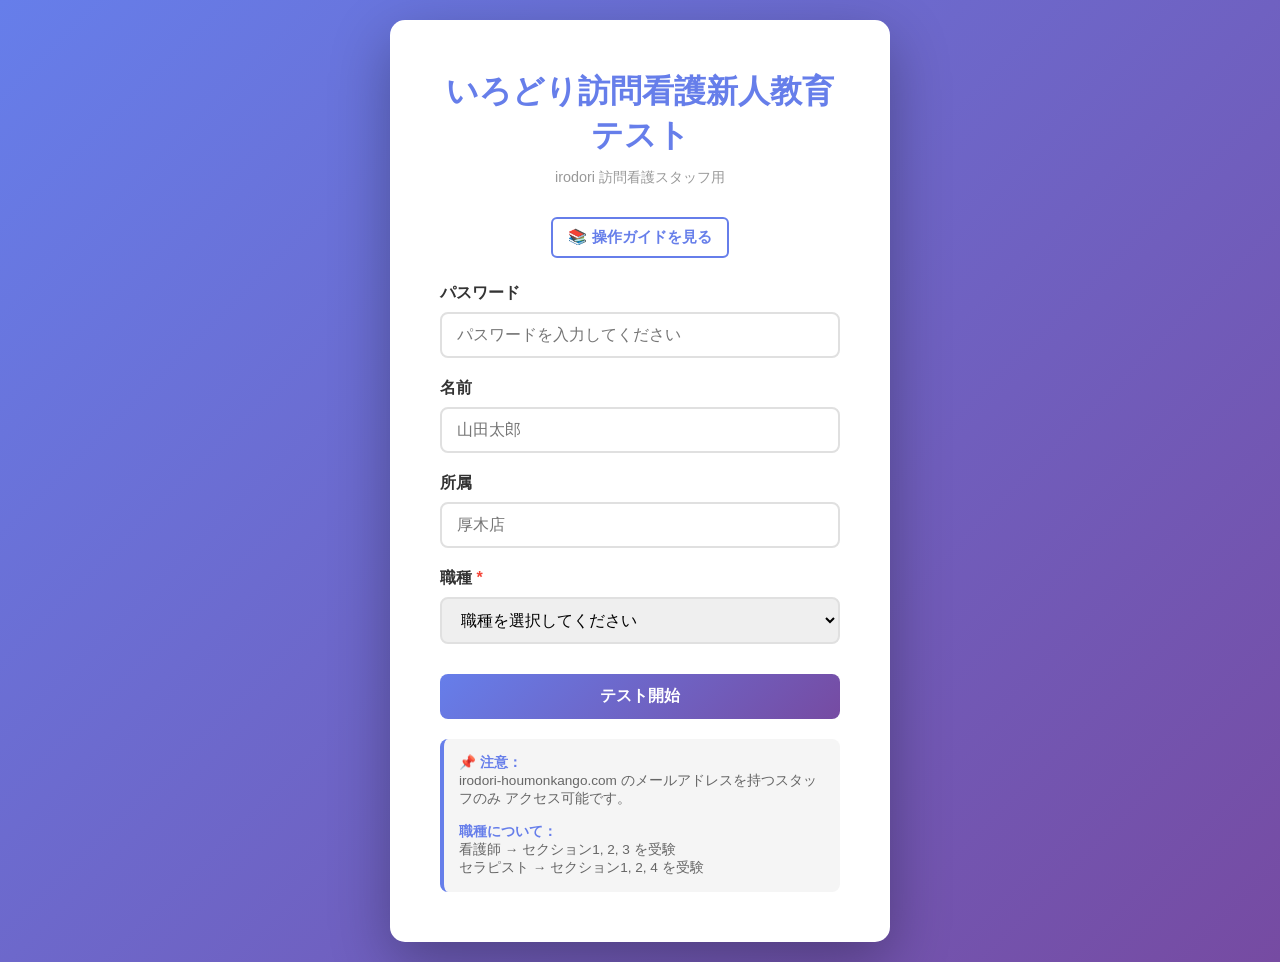
<file: index.html>
<!DOCTYPE html>
<html lang="ja">
<head>
    <meta charset="UTF-8">
    <meta name="viewport" content="width=device-width, initial-scale=1.0">
    <title>いろどり訪問看護新人教育テスト - ログイン</title>
    <style>
        * {
            margin: 0;
            padding: 0;
            box-sizing: border-box;
        }

        body {
            font-family: 'Segoe UI', Tahoma, Geneva, Verdana, sans-serif;
            background: linear-gradient(135deg, #667eea 0%, #764ba2 100%);
            min-height: 100vh;
            display: flex;
            align-items: center;
            justify-content: center;
        }

        .login-container {
            background: white;
            border-radius: 15px;
            padding: 50px;
            box-shadow: 0 20px 60px rgba(0, 0, 0, 0.3);
            max-width: 500px;
            width: 100%;
            margin: 20px;
        }

        .login-container h1 {
            color: #667eea;
            margin-bottom: 10px;
            font-size: 2em;
            text-align: center;
        }

        .login-container p {
            color: #999;
            text-align: center;
            margin-bottom: 30px;
            font-size: 0.9em;
        }

        .form-group {
            margin-bottom: 20px;
        }

        .form-group label {
            display: block;
            margin-bottom: 8px;
            font-weight: 600;
            color: #333;
        }

        .form-group input,
        .form-group select {
            width: 100%;
            padding: 12px 15px;
            border: 2px solid #e0e0e0;
            border-radius: 8px;
            font-size: 1em;
            transition: border-color 0.3s;
        }

        .form-group input:focus,
        .form-group select:focus {
            outline: none;
            border-color: #667eea;
        }

        .btn {
            width: 100%;
            padding: 12px;
            background: linear-gradient(135deg, #667eea 0%, #764ba2 100%);
            color: white;
            border: none;
            border-radius: 8px;
            font-size: 1em;
            font-weight: 600;
            cursor: pointer;
            transition: all 0.3s;
            margin-top: 10px;
        }

        .btn:hover {
            transform: translateY(-2px);
            box-shadow: 0 10px 20px rgba(102, 126, 234, 0.4);
        }

        .btn:disabled {
            background: #ccc;
            cursor: not-allowed;
            transform: none;
        }

        .info-box {
            background: #f5f5f5;
            padding: 15px;
            border-radius: 8px;
            border-left: 4px solid #667eea;
            margin-top: 20px;
            font-size: 0.85em;
            color: #666;
        }

        .info-box strong {
            color: #667eea;
        }

        .error-message {
            color: #f44336;
            margin-top: 10px;
            padding: 10px;
            background: #ffebee;
            border-radius: 5px;
            display: none;
            font-size: 0.9em;
        }

        .success-message {
            color: #4caf50;
            margin-top: 10px;
            padding: 10px;
            background: #e8f5e9;
            border-radius: 5px;
            display: none;
            font-size: 0.9em;
        }

        @media (max-width: 600px) {
            .login-container {
                padding: 30px 20px;
            }

            .login-container h1 {
                font-size: 1.5em;
            }
        }
    </style>
</head>
<body>
    <div class="login-container">
        <h1>いろどり訪問看護新人教育テスト</h1>
        <p>irodori 訪問看護スタッフ用</p>
<div style="text-align: center; margin-bottom: 25px;">
            <a href="./guide.html" target="_blank" 
               style="color: #667eea; text-decoration: none; font-weight: bold; font-size: 0.95em; display: inline-block; padding: 8px 15px; border: 2px solid #667eea; border-radius: 6px; transition: all 0.3s;">
                📚 操作ガイドを見る
            </a>
        </div>
        <form id="loginForm">
            <div class="form-group">
                <label for="password">パスワード</label>
                <input 
                    type="password" 
                    id="password" 
                    name="password" 
                    placeholder="パスワードを入力してください"
                    required
                >
            </div>

            <div class="form-group">
                <label for="username">名前</label>
                <input 
                    type="text" 
                    id="username" 
                    name="username" 
                    placeholder="山田太郎"
                    required
                >
            </div>

            <div class="form-group">
                <label for="facility">所属</label>
                <input 
                    type="text" 
                    id="facility" 
                    name="facility" 
                    placeholder="厚木店"
                    required
                >
            </div>

            <div class="form-group">
                <label for="jobType">職種 <span style="color: #f44336;">*</span></label>
                <select id="jobType" name="jobType" required>
                    <option value="">職種を選択してください</option>
                    <option value="nurse">看護師</option>
                    <option value="therapist">セラピスト（リハビリ）</option>
                </select>
            </div>

            <button type="submit" class="btn" id="submitBtn">テスト開始</button>

            <div class="error-message" id="errorMessage"></div>
            <div class="success-message" id="successMessage"></div>
        </form>

        <div class="info-box">
            <strong>📌 注意：</strong><br>
            irodori-houmonkango.com のメールアドレスを持つスタッフのみ アクセス可能です。<br><br>
            <strong>職種について：</strong><br>
            看護師 → セクション1, 2, 3 を受験<br>
            セラピスト → セクション1, 2, 4 を受験
        </div>
    </div>

    <script>
        // ========== パスワード設定 ==========
        const CORRECT_PASSWORD = 'irodori2026';

        // ========== ログイン処理 ==========
        document.getElementById('loginForm').addEventListener('submit', function(e) {
            e.preventDefault();

            const password = document.getElementById('password').value;
            const username = document.getElementById('username').value;
            const facility = document.getElementById('facility').value;
            const jobType = document.getElementById('jobType').value;
            const errorMsg = document.getElementById('errorMessage');
            const successMsg = document.getElementById('successMessage');
            const submitBtn = document.getElementById('submitBtn');

            // エラーメッセージをクリア
            errorMsg.style.display = 'none';
            successMsg.style.display = 'none';

            // パスワードを確認
            if (password === CORRECT_PASSWORD) {
                // 成功：ローカルストレージにログイン情報を保存
                const loginInfo = {
                    authToken: 'authenticated',
                    loginTime: new Date().toLocaleString('ja-JP'),
                    username: username,
                    facility: facility,
                    jobType: jobType,
                    userId: generateUserId()
                };
                
                localStorage.setItem('testAuthToken', loginInfo.authToken);
                localStorage.setItem('loginTime', loginInfo.loginTime);
                localStorage.setItem('currentUser', JSON.stringify(loginInfo));

                // 成功メッセージを表示
                successMsg.textContent = '✅ ログイン成功！テストサイトに移動します...';
                successMsg.style.display = 'block';

                // 1秒後にテストサイトにリダイレクト
                submitBtn.disabled = true;
                setTimeout(function() {
                    window.location.href = './test.html';
                }, 1000);

            } else {
                // 失敗：エラーメッセージを表示
                errorMsg.textContent = '❌ パスワードが正しくありません。もう一度確認してください。';
                errorMsg.style.display = 'block';

                // パスワード入力欄をクリア
                document.getElementById('password').value = '';
            }
        });

        // ========== ユーザー ID を生成 ==========
        function generateUserId() {
            return 'user_' + new Date().getTime() + '_' + Math.random().toString(36).substr(2, 9);
        }

        // ========== ページロード時の確認 ==========
        window.addEventListener('load', function() {
            // 既にログインしている場合は、テストサイトにリダイレクト
            if (localStorage.getItem('testAuthToken') === 'authenticated') {
                // ログイン状態を確認（セッションタイムアウト設定）
                const loginTime = new Date(localStorage.getItem('loginTime'));
                const currentTime = new Date();
                const diffMinutes = (currentTime - loginTime) / (1000 * 60);

                // 24時間以上経過していればログインセッションをクリア
                if (diffMinutes > 24 * 60) {
                    localStorage.removeItem('testAuthToken');
                    localStorage.removeItem('loginTime');
                    localStorage.removeItem('currentUser');
                } else {
                    // ログイン状態が有効なので、テストサイトにリダイレクト
                    window.location.href = './test.html';
                }
            }
        });
    </script>
</body>
</html>
</file>
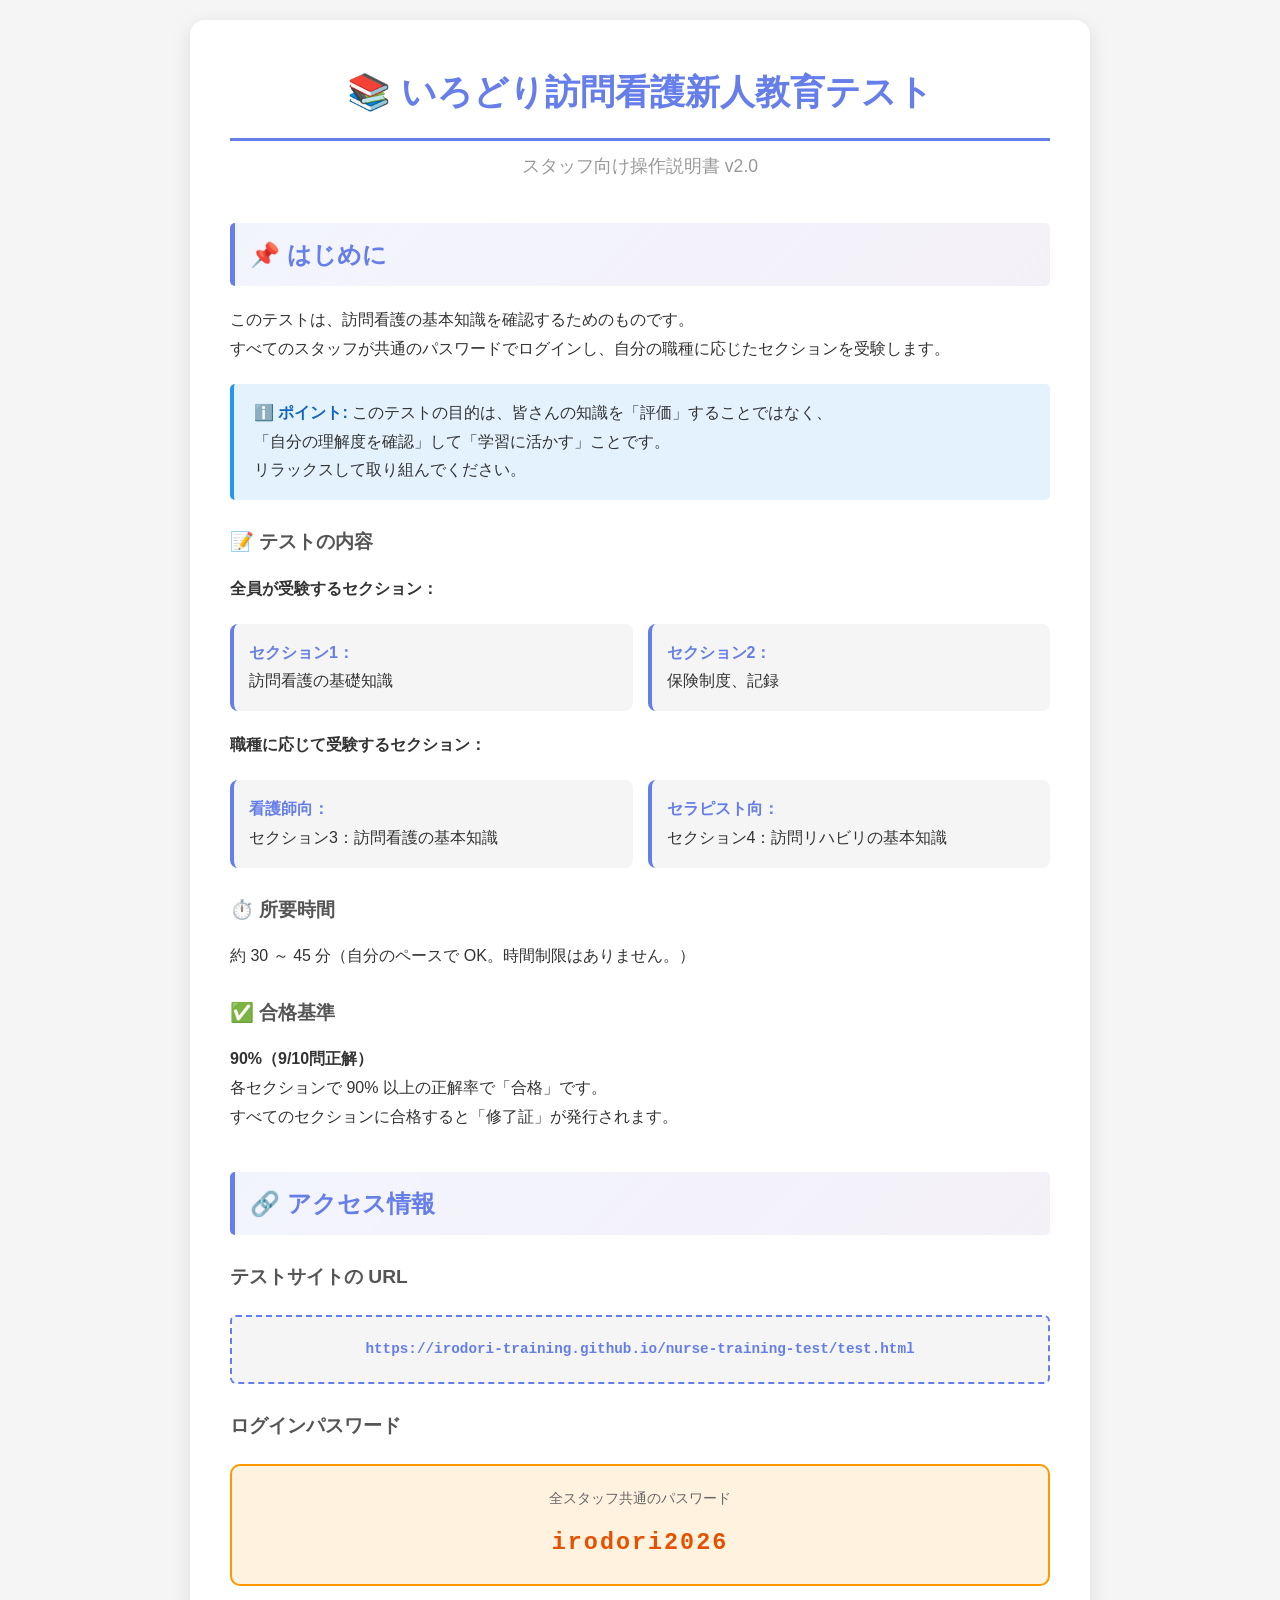
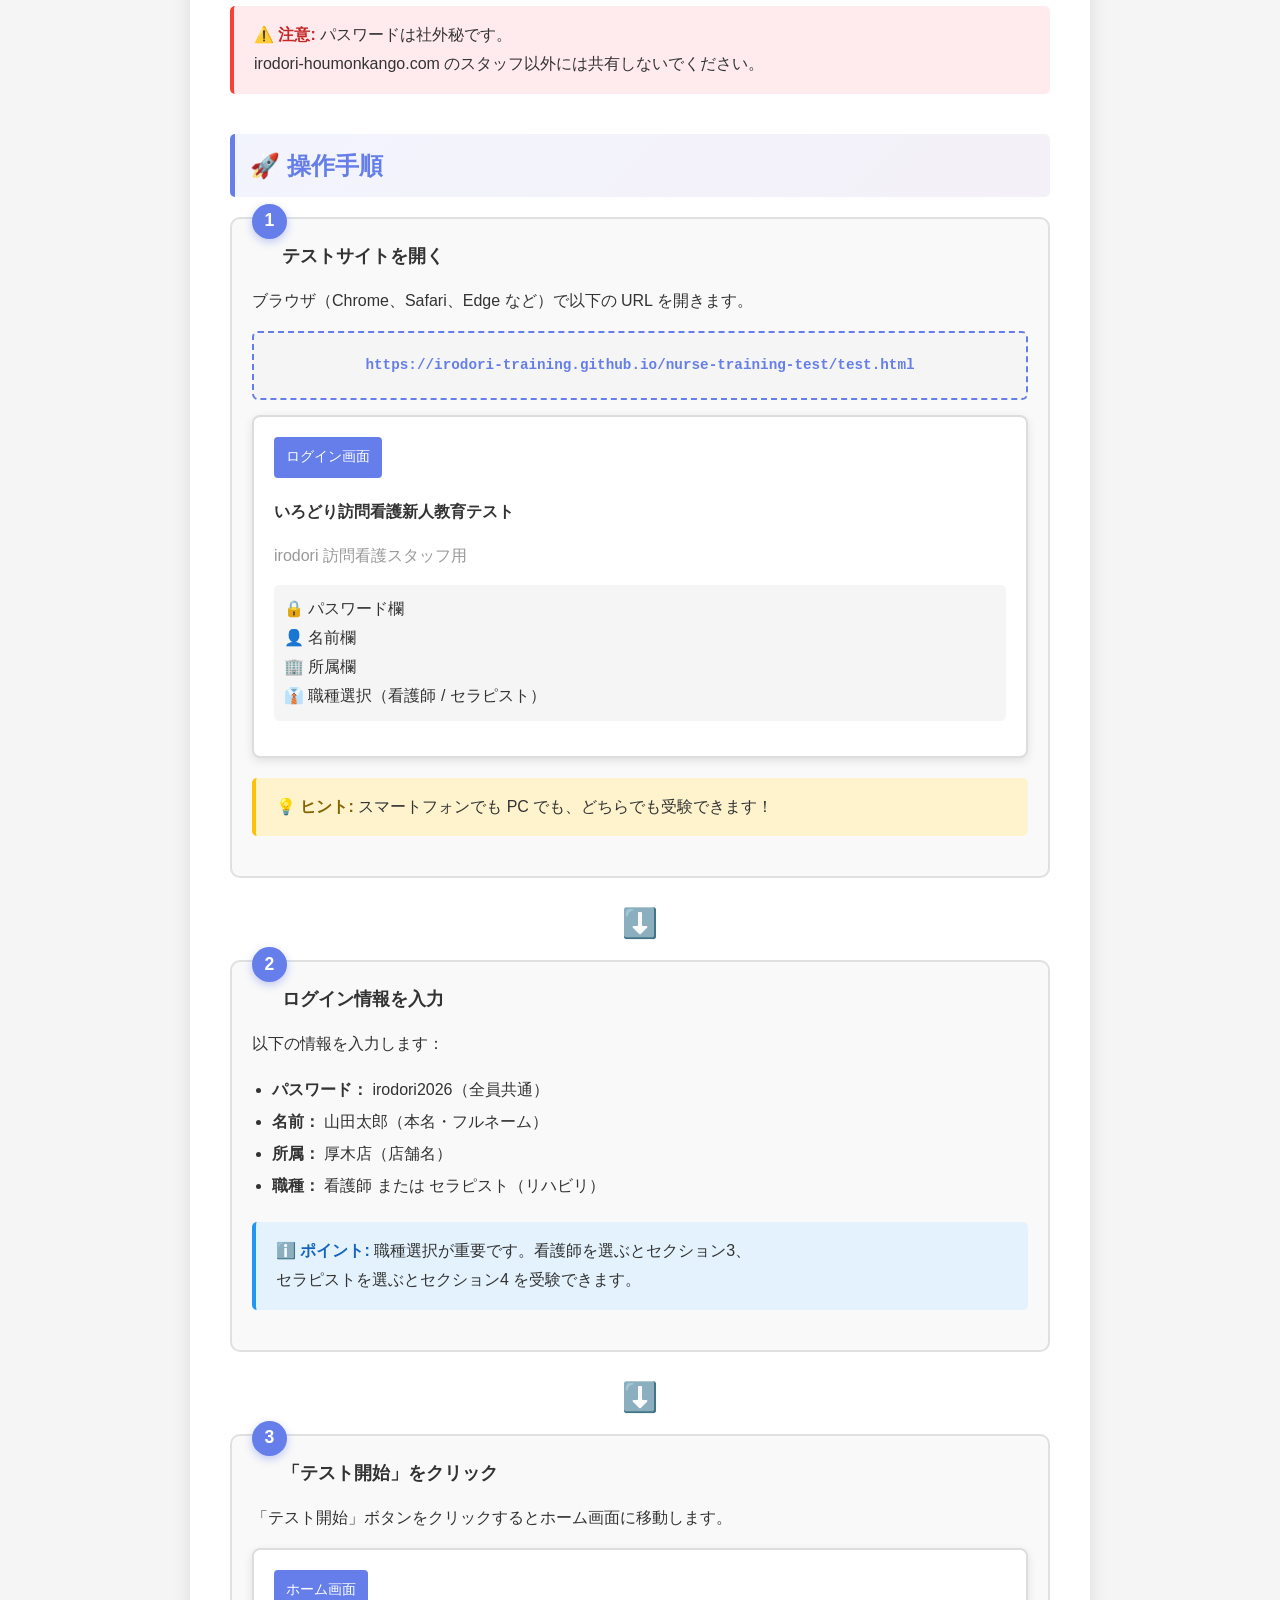
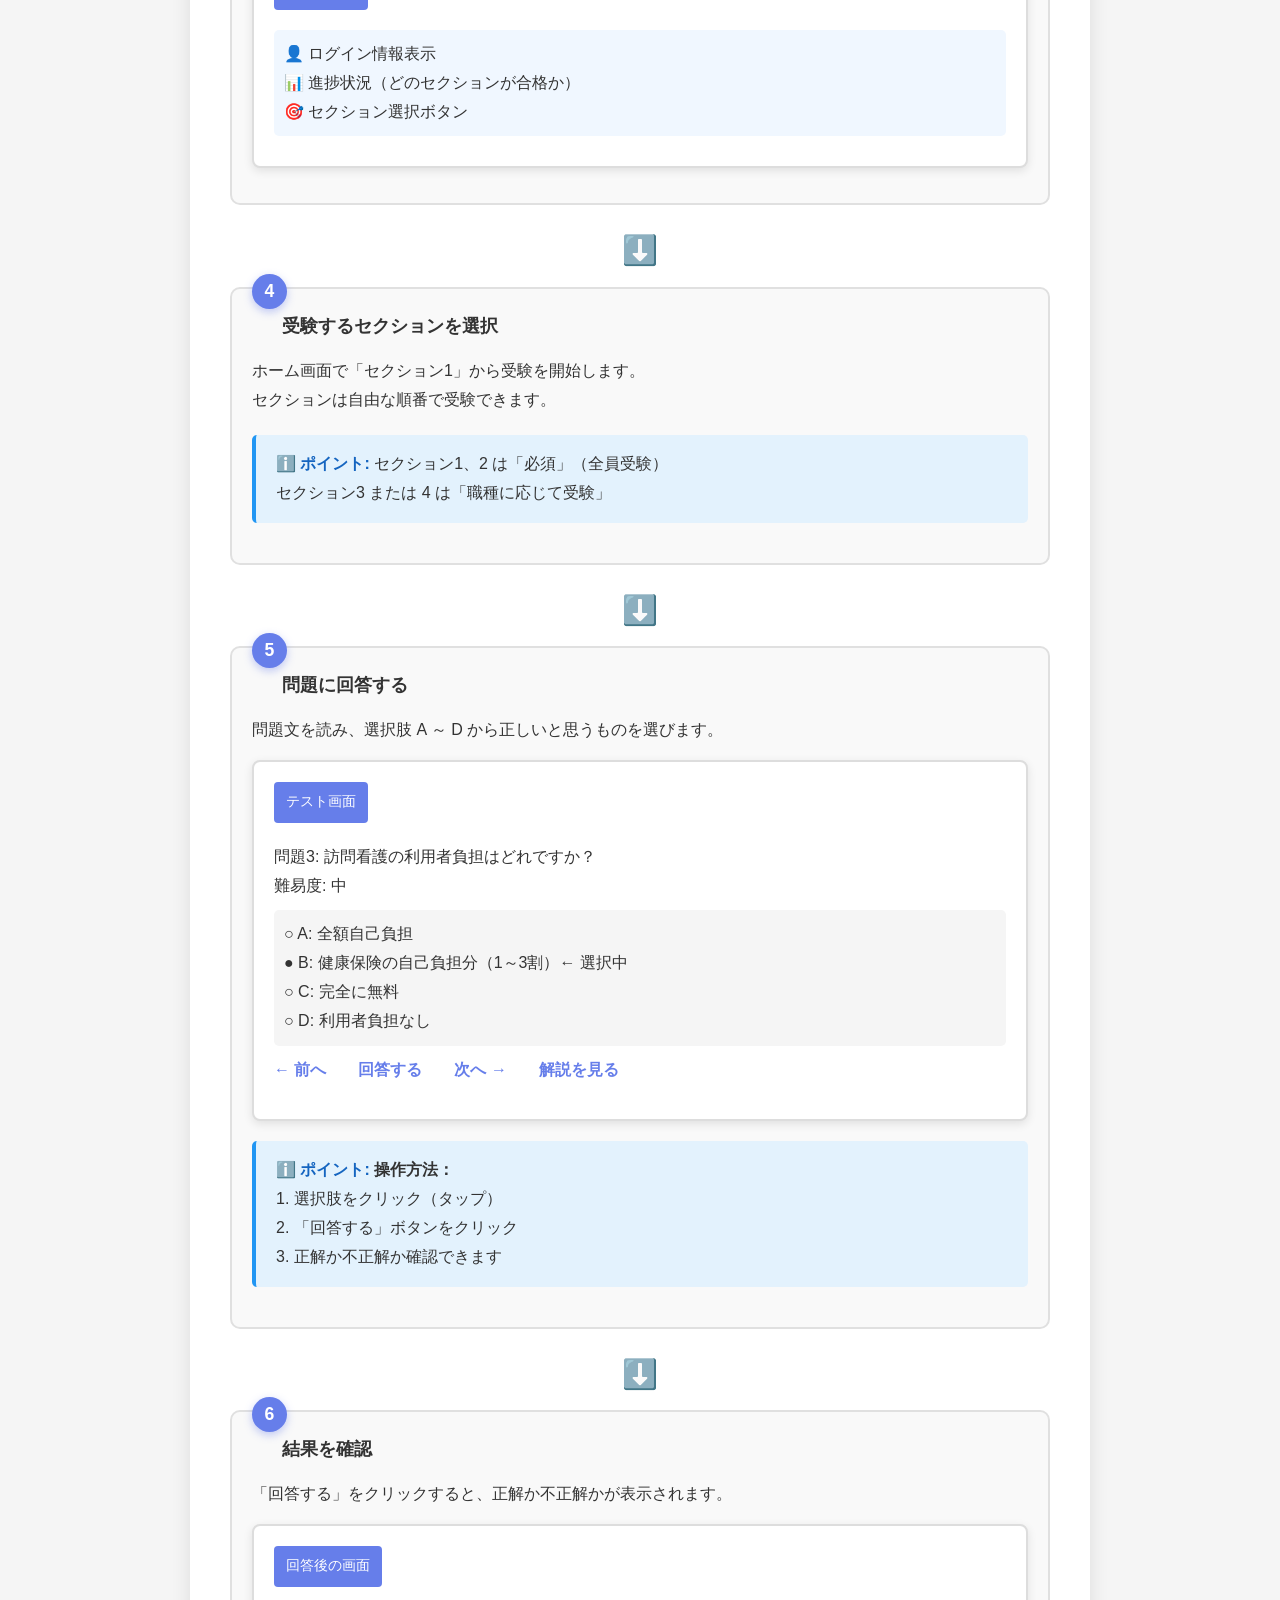
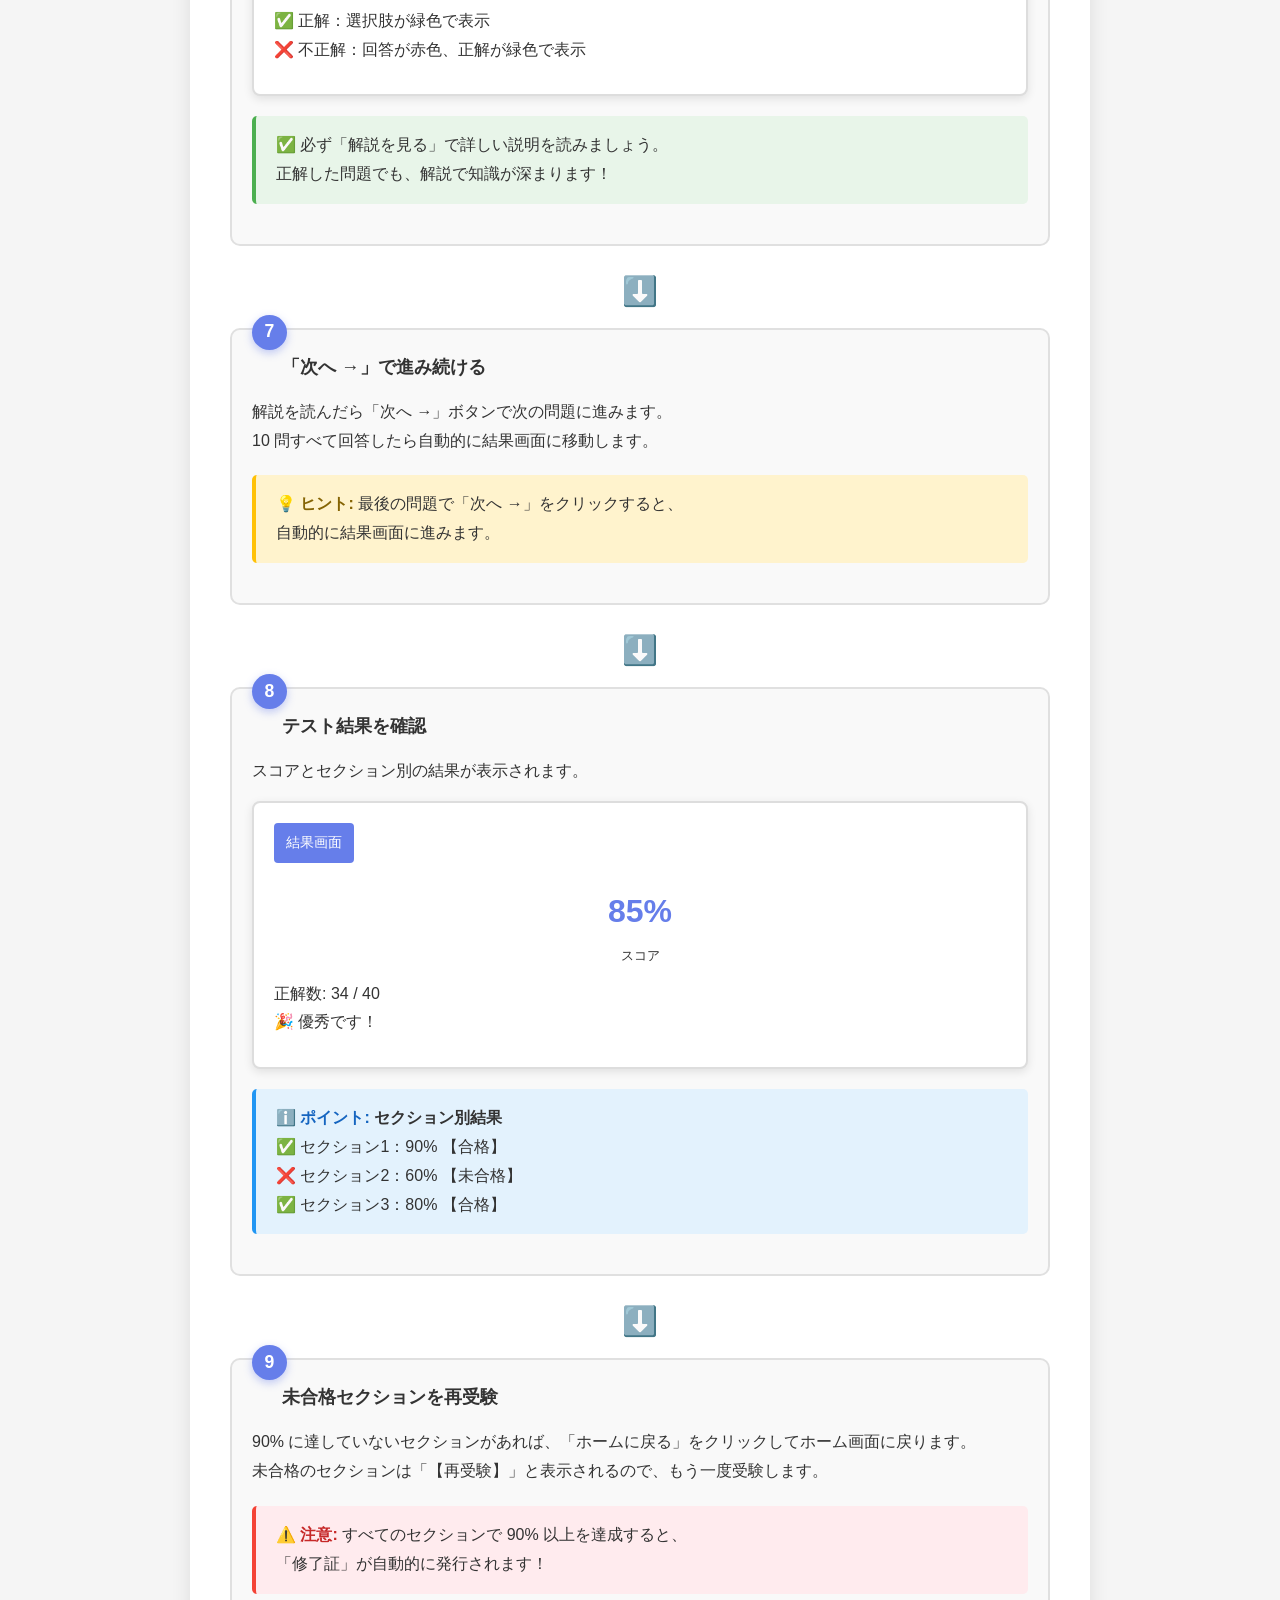
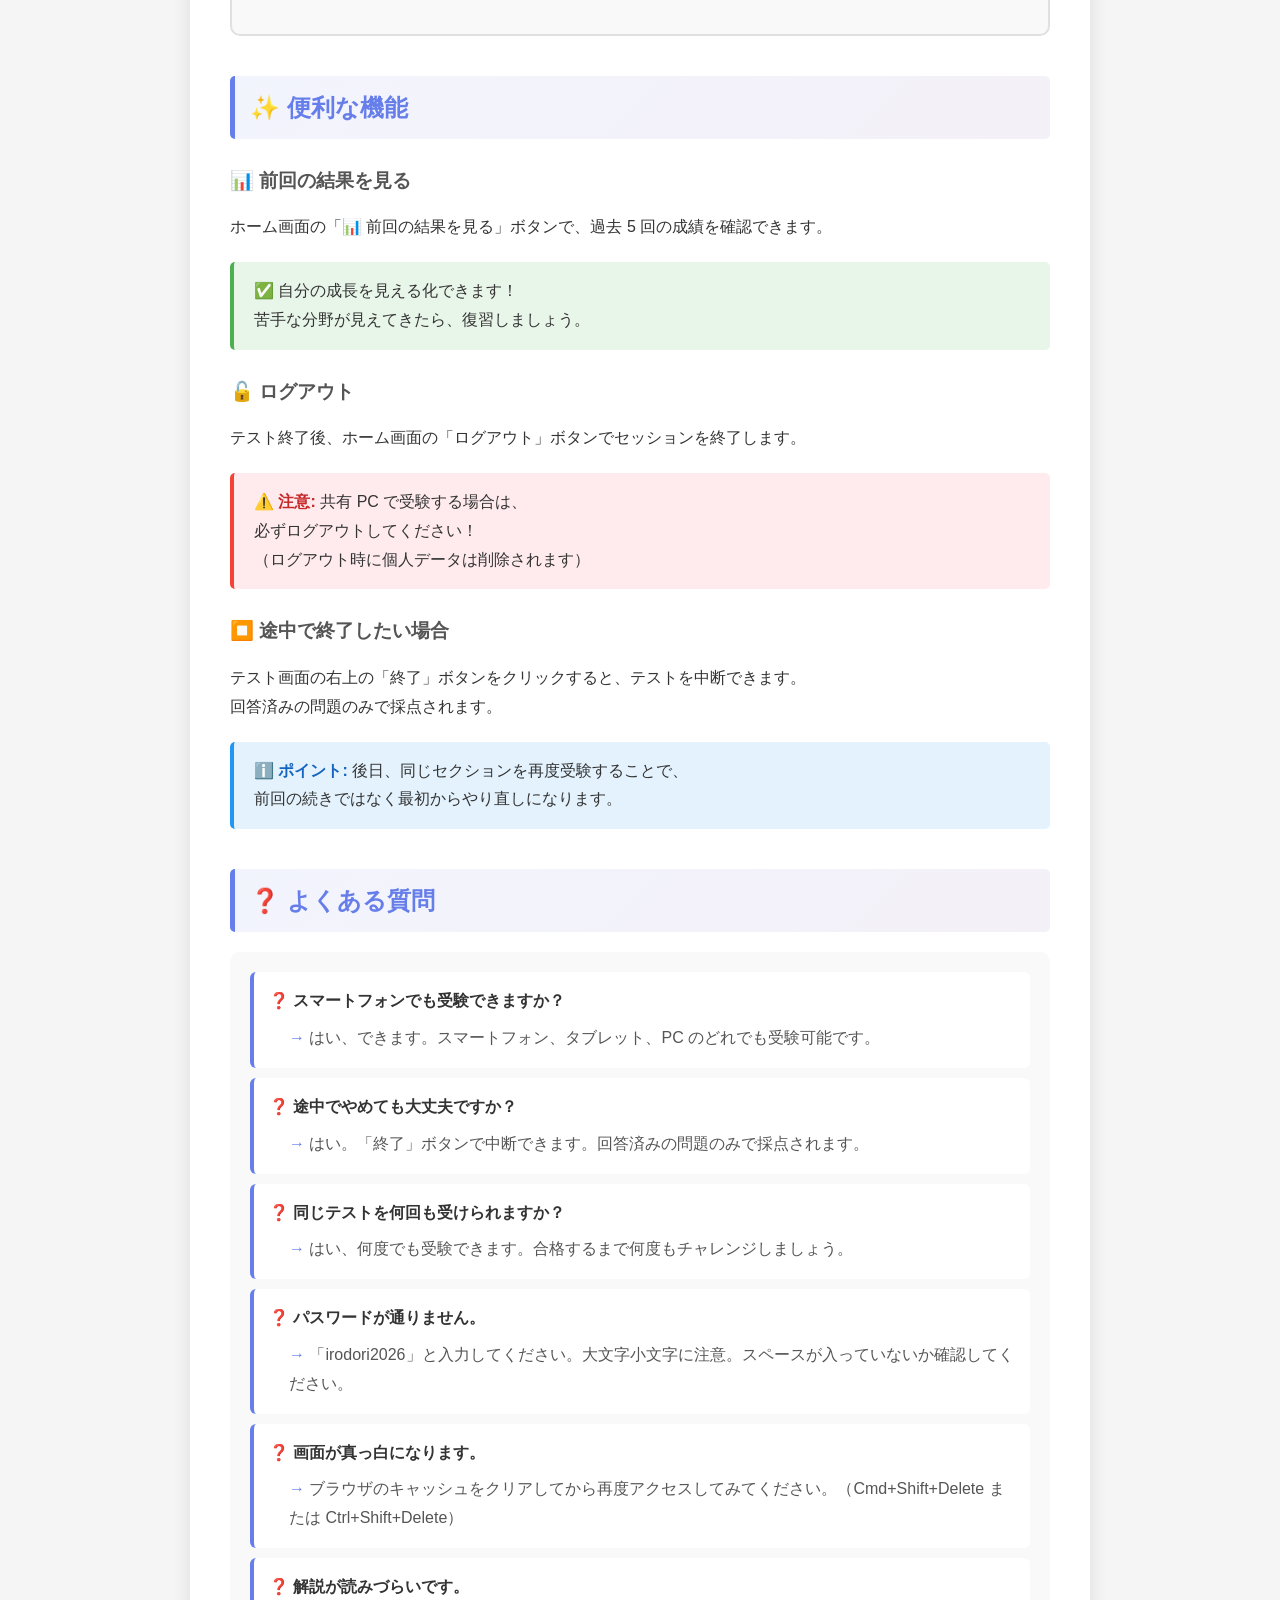
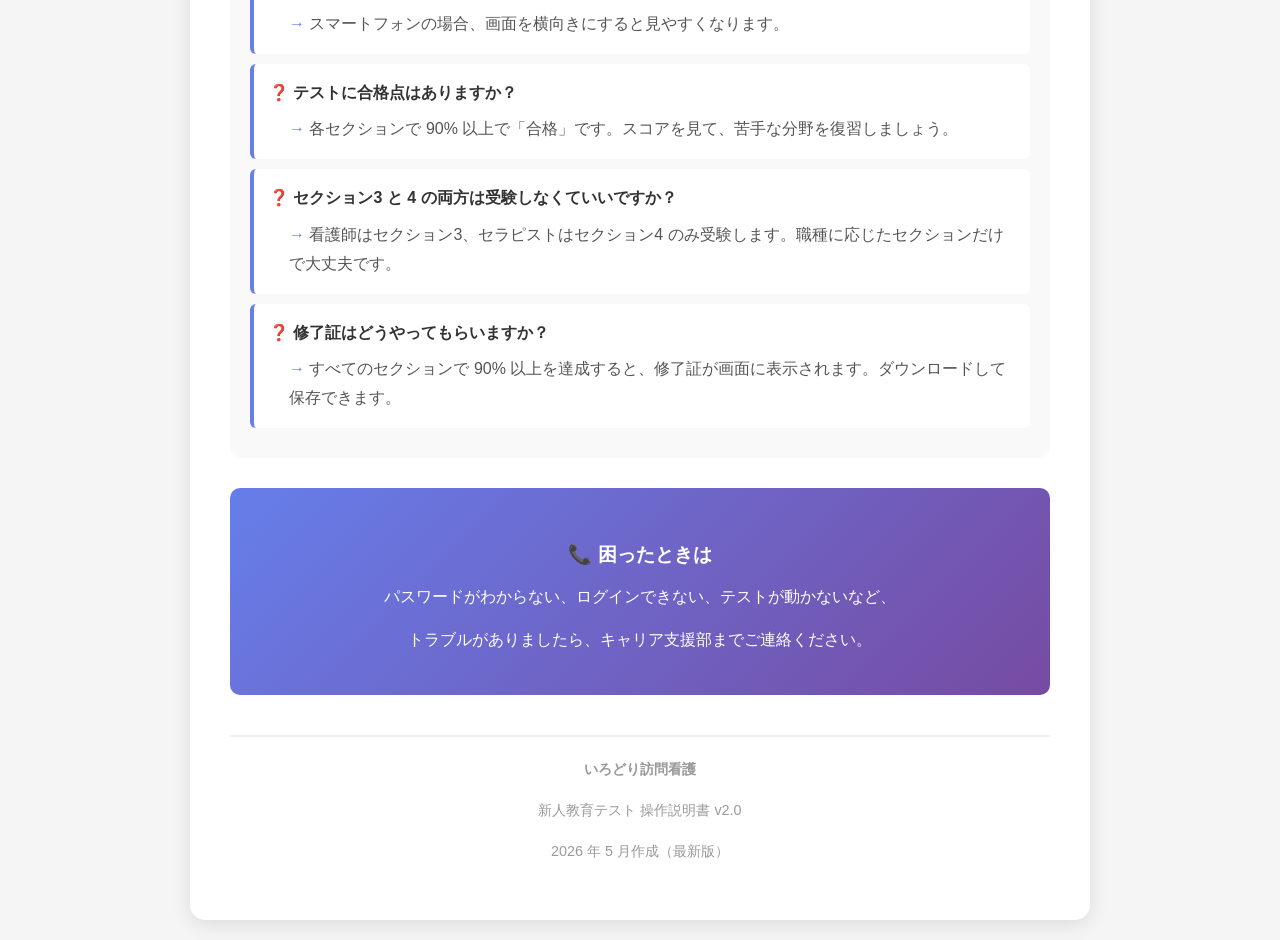
<file: guide.html>
<!DOCTYPE html>
<html lang="ja">
<head>
    <meta charset="UTF-8">
    <meta name="viewport" content="width=device-width, initial-scale=1.0">
    <title>いろどり訪問看護新人教育テスト - スタッフ向けガイド</title>
    <style>
        * { margin: 0; padding: 0; box-sizing: border-box; }
        
        body {
            font-family: 'Hiragino Sans', 'Yu Gothic', Meiryo, sans-serif;
            line-height: 1.8;
            color: #333;
            background: #f5f5f5;
            padding: 20px;
        }
        
        .container {
            max-width: 900px;
            margin: 0 auto;
            background: white;
            border-radius: 15px;
            padding: 40px;
            box-shadow: 0 5px 20px rgba(0,0,0,0.1);
        }
        
        h1 {
            color: #667eea;
            text-align: center;
            margin-bottom: 10px;
            font-size: 2.2em;
            border-bottom: 3px solid #667eea;
            padding-bottom: 15px;
        }
        
        .subtitle {
            text-align: center;
            color: #999;
            margin-bottom: 40px;
            font-size: 1.1em;
        }
        
        h2 {
            color: #667eea;
            margin-top: 40px;
            margin-bottom: 20px;
            padding: 10px 15px;
            background: linear-gradient(135deg, #667eea15 0%, #764ba215 100%);
            border-left: 5px solid #667eea;
            border-radius: 5px;
            font-size: 1.5em;
        }
        
        h3 {
            color: #555;
            margin-top: 25px;
            margin-bottom: 15px;
            font-size: 1.2em;
        }
        
        p {
            margin-bottom: 15px;
            font-size: 1em;
        }
        
        .step-box {
            background: #f9f9f9;
            border: 2px solid #e0e0e0;
            border-radius: 10px;
            padding: 20px;
            margin-bottom: 20px;
            position: relative;
        }
        
        .step-number {
            position: absolute;
            top: -15px;
            left: 20px;
            background: #667eea;
            color: white;
            width: 35px;
            height: 35px;
            border-radius: 50%;
            display: flex;
            align-items: center;
            justify-content: center;
            font-weight: bold;
            font-size: 1.1em;
            box-shadow: 0 3px 8px rgba(102, 126, 234, 0.4);
        }
        
        .step-title {
            font-weight: bold;
            color: #333;
            margin-bottom: 15px;
            margin-left: 30px;
            font-size: 1.15em;
        }
        
        .screen-box {
            background: white;
            border: 2px solid #ddd;
            border-radius: 8px;
            padding: 20px;
            margin: 15px 0;
            box-shadow: 0 3px 10px rgba(0,0,0,0.1);
        }
        
        .screen-label {
            background: #667eea;
            color: white;
            padding: 8px 12px;
            border-radius: 4px;
            font-size: 0.85em;
            margin-bottom: 10px;
            display: inline-block;
        }
        
        .arrow {
            text-align: center;
            font-size: 1.8em;
            color: #667eea;
            margin: 10px 0;
        }
        
        .tip-box {
            background: #fff3cd;
            border-left: 4px solid #ffc107;
            padding: 15px 20px;
            margin: 20px 0;
            border-radius: 5px;
        }
        
        .tip-box::before {
            content: "💡 ヒント: ";
            font-weight: bold;
            color: #856404;
        }
        
        .warning-box {
            background: #ffebee;
            border-left: 4px solid #f44336;
            padding: 15px 20px;
            margin: 20px 0;
            border-radius: 5px;
        }
        
        .warning-box::before {
            content: "⚠️ 注意: ";
            font-weight: bold;
            color: #c62828;
        }
        
        .info-box {
            background: #e3f2fd;
            border-left: 4px solid #2196f3;
            padding: 15px 20px;
            margin: 20px 0;
            border-radius: 5px;
        }
        
        .info-box::before {
            content: "ℹ️ ポイント: ";
            font-weight: bold;
            color: #1565c0;
        }
        
        .success-box {
            background: #e8f5e9;
            border-left: 4px solid #4caf50;
            padding: 15px 20px;
            margin: 20px 0;
            border-radius: 5px;
        }
        
        .success-box::before {
            content: "✅ ";
            font-weight: bold;
            color: #2e7d32;
        }
        
        .qa-section {
            background: #f9f9f9;
            padding: 20px;
            border-radius: 10px;
            margin: 20px 0;
        }
        
        .qa-item {
            background: white;
            padding: 15px;
            border-radius: 6px;
            margin-bottom: 10px;
            border-left: 4px solid #667eea;
        }
        
        .qa-question {
            font-weight: bold;
            color: #333;
            margin-bottom: 8px;
        }
        
        .qa-question::before {
            content: "❓ ";
        }
        
        .qa-answer {
            color: #555;
            padding-left: 20px;
        }
        
        .qa-answer::before {
            content: "→ ";
            font-weight: bold;
            color: #667eea;
        }
        
        .checklist {
            background: #f0f7ff;
            padding: 20px;
            border-radius: 10px;
            margin: 20px 0;
        }
        
        .checklist-item {
            padding: 8px 0;
            display: flex;
            align-items: center;
            gap: 10px;
            border-bottom: 1px solid #e0e0e0;
        }
        
        .checklist-item:last-child {
            border-bottom: none;
        }
        
        .checkbox {
            width: 20px;
            height: 20px;
            border: 2px solid #667eea;
            border-radius: 4px;
            flex-shrink: 0;
        }
        
        .url-box {
            background: #f5f5f5;
            padding: 20px;
            border-radius: 6px;
            font-family: monospace;
            word-break: break-all;
            text-align: center;
            margin: 20px 0;
            border: 2px dashed #667eea;
            color: #667eea;
            font-weight: bold;
            font-size: 1.1em;
        }
        
        .password-box {
            background: #fff3e0;
            padding: 20px;
            border-radius: 10px;
            text-align: center;
            margin: 20px 0;
            border: 2px solid #ff9800;
        }
        
        .password-label {
            color: #666;
            font-size: 0.9em;
            margin-bottom: 10px;
        }
        
        .password-value {
            font-size: 1.8em;
            font-weight: bold;
            color: #e65100;
            font-family: monospace;
            letter-spacing: 2px;
        }
        
        .contact-box {
            background: linear-gradient(135deg, #667eea 0%, #764ba2 100%);
            color: white;
            padding: 25px;
            border-radius: 10px;
            text-align: center;
            margin-top: 30px;
        }
        
        .contact-box h3 {
            color: white;
            margin-bottom: 10px;
        }
        
        .footer {
            text-align: center;
            margin-top: 40px;
            padding-top: 20px;
            border-top: 2px solid #f0f0f0;
            color: #999;
            font-size: 0.9em;
        }
        
        .feature-grid {
            display: grid;
            grid-template-columns: 1fr 1fr;
            gap: 15px;
            margin: 20px 0;
        }
        
        .feature-item {
            background: #f5f5f5;
            padding: 15px;
            border-radius: 8px;
            border-left: 4px solid #667eea;
        }
        
        .feature-item strong {
            color: #667eea;
        }
        
        @media (max-width: 600px) {
            body { padding: 10px; }
            .container { padding: 20px; }
            h1 { font-size: 1.5em; }
            h2 { font-size: 1.2em; }
            .feature-grid { grid-template-columns: 1fr; }
        }
    </style>
</head>
<body>
    <div class="container">
        <h1>📚 いろどり訪問看護新人教育テスト</h1>
        <p class="subtitle">スタッフ向け操作説明書 v2.0</p>
        
        <!-- はじめに -->
        <h2>📌 はじめに</h2>
        <p>このテストは、訪問看護の基本知識を確認するためのものです。<br>
        すべてのスタッフが共通のパスワードでログインし、自分の職種に応じたセクションを受験します。</p>
        
        <div class="info-box">
            このテストの目的は、皆さんの知識を「評価」することではなく、<br>
            「自分の理解度を確認」して「学習に活かす」ことです。<br>
            リラックスして取り組んでください。
        </div>
        
        <h3>📝 テストの内容</h3>
        <p><strong>全員が受験するセクション：</strong></p>
        <div class="feature-grid">
            <div class="feature-item">
                <strong>セクション1：</strong><br>訪問看護の基礎知識
            </div>
            <div class="feature-item">
                <strong>セクション2：</strong><br>保険制度、記録
            </div>
        </div>
        
        <p><strong>職種に応じて受験するセクション：</strong></p>
        <div class="feature-grid">
            <div class="feature-item">
                <strong>看護師向：</strong><br>セクション3：訪問看護の基本知識
            </div>
            <div class="feature-item">
                <strong>セラピスト向：</strong><br>セクション4：訪問リハビリの基本知識
            </div>
        </div>
        
        <h3>⏱️ 所要時間</h3>
        <p>約 30 ～ 45 分（自分のペースで OK。時間制限はありません。）</p>
        
        <h3>✅ 合格基準</h3>
        <p><strong>90%（9/10問正解）</strong><br>
        各セクションで 90% 以上の正解率で「合格」です。<br>
        すべてのセクションに合格すると「修了証」が発行されます。</p>
        
        <!-- アクセス情報 -->
        <h2>🔗 アクセス情報</h2>
        
        <h3>テストサイトの URL</h3>
        <div class="url-box">
            https://irodori-training.github.io/nurse-training-test/test.html
        </div>
        
        <h3>ログインパスワード</h3>
        <div class="password-box">
            <div class="password-label">全スタッフ共通のパスワード</div>
            <div class="password-value">irodori2026</div>
        </div>
        
        <div class="warning-box">
            パスワードは社外秘です。<br>
            irodori-houmonkango.com のスタッフ以外には共有しないでください。
        </div>
        
        <!-- 操作手順 -->
        <h2>🚀 操作手順</h2>
        
        <div class="step-box">
            <div class="step-number">1</div>
            <div class="step-title">テストサイトを開く</div>
            <p>ブラウザ（Chrome、Safari、Edge など）で以下の URL を開きます。</p>
            <div class="url-box" style="margin: 15px 0;">
                https://irodori-training.github.io/nurse-training-test/test.html
            </div>
            <div class="screen-box">
                <span class="screen-label">ログイン画面</span>
                <p style="margin-top: 10px;"><strong>いろどり訪問看護新人教育テスト</strong></p>
                <p style="color: #999; margin: 10px 0;">irodori 訪問看護スタッフ用</p>
                <p style="margin: 15px 0; padding: 10px; background: #f5f5f5; border-radius: 5px;">
                    🔒 パスワード欄<br>
                    👤 名前欄<br>
                    🏢 所属欄<br>
                    👔 職種選択（看護師 / セラピスト）
                </p>
            </div>
            <div class="tip-box">
                スマートフォンでも PC でも、どちらでも受験できます！
            </div>
        </div>
        
        <div class="arrow">⬇️</div>
        
        <div class="step-box">
            <div class="step-number">2</div>
            <div class="step-title">ログイン情報を入力</div>
            <p>以下の情報を入力します：</p>
            <ul style="margin: 15px 0 15px 20px; line-height: 2;">
                <li><strong>パスワード：</strong> irodori2026（全員共通）</li>
                <li><strong>名前：</strong> 山田太郎（本名・フルネーム）</li>
                <li><strong>所属：</strong> 厚木店（店舗名）</li>
                <li><strong>職種：</strong> 看護師 または セラピスト（リハビリ）</li>
            </ul>
            <div class="info-box">
                職種選択が重要です。看護師を選ぶとセクション3、<br>
                セラピストを選ぶとセクション4 を受験できます。
            </div>
        </div>
        
        <div class="arrow">⬇️</div>
        
        <div class="step-box">
            <div class="step-number">3</div>
            <div class="step-title">「テスト開始」をクリック</div>
            <p>「テスト開始」ボタンをクリックするとホーム画面に移動します。</p>
            <div class="screen-box">
                <span class="screen-label">ホーム画面</span>
                <p style="margin: 10px 0; padding: 10px; background: #f0f7ff; border-radius: 5px;">
                    👤 ログイン情報表示<br>
                    📊 進捗状況（どのセクションが合格か）<br>
                    🎯 セクション選択ボタン
                </p>
            </div>
        </div>
        
        <div class="arrow">⬇️</div>
        
        <div class="step-box">
            <div class="step-number">4</div>
            <div class="step-title">受験するセクションを選択</div>
            <p>ホーム画面で「セクション1」から受験を開始します。<br>
            セクションは自由な順番で受験できます。</p>
            <div class="info-box">
                セクション1、2 は「必須」（全員受験）<br>
                セクション3 または 4 は「職種に応じて受験」
            </div>
        </div>
        
        <div class="arrow">⬇️</div>
        
        <div class="step-box">
            <div class="step-number">5</div>
            <div class="step-title">問題に回答する</div>
            <p>問題文を読み、選択肢 A ～ D から正しいと思うものを選びます。</p>
            <div class="screen-box">
                <span class="screen-label">テスト画面</span>
                <p style="margin: 10px 0;">問題3: 訪問看護の利用者負担はどれですか？<br>
                難易度: 中</p>
                <div style="background: #f5f5f5; padding: 10px; border-radius: 5px; margin: 10px 0;">
                    ○ A: 全額自己負担<br>
                    ● B: 健康保険の自己負担分（1～3割）← 選択中<br>
                    ○ C: 完全に無料<br>
                    ○ D: 利用者負担なし
                </div>
                <p style="margin-top: 10px; color: #667eea; font-weight: bold;">← 前へ　　回答する　　次へ →　　解説を見る</p>
            </div>
            <div class="info-box">
                <strong>操作方法：</strong><br>
                1. 選択肢をクリック（タップ）<br>
                2. 「回答する」ボタンをクリック<br>
                3. 正解か不正解か確認できます
            </div>
        </div>
        
        <div class="arrow">⬇️</div>
        
        <div class="step-box">
            <div class="step-number">6</div>
            <div class="step-title">結果を確認</div>
            <p>「回答する」をクリックすると、正解か不正解かが表示されます。</p>
            <div class="screen-box">
                <span class="screen-label">回答後の画面</span>
                <p style="margin: 10px 0;">
                    ✅ 正解：選択肢が緑色で表示<br>
                    ❌ 不正解：回答が赤色、正解が緑色で表示
                </p>
            </div>
            <div class="success-box">
                必ず「解説を見る」で詳しい説明を読みましょう。<br>
                正解した問題でも、解説で知識が深まります！
            </div>
        </div>
        
        <div class="arrow">⬇️</div>
        
        <div class="step-box">
            <div class="step-number">7</div>
            <div class="step-title">「次へ →」で進み続ける</div>
            <p>解説を読んだら「次へ →」ボタンで次の問題に進みます。<br>
            10 問すべて回答したら自動的に結果画面に移動します。</p>
            <div class="tip-box">
                最後の問題で「次へ →」をクリックすると、<br>
                自動的に結果画面に進みます。
            </div>
        </div>
        
        <div class="arrow">⬇️</div>
        
        <div class="step-box">
            <div class="step-number">8</div>
            <div class="step-title">テスト結果を確認</div>
            <p>スコアとセクション別の結果が表示されます。</p>
            <div class="screen-box">
                <span class="screen-label">結果画面</span>
                <p style="margin: 10px 0; text-align: center;">
                    <strong style="font-size: 2em; color: #667eea;">85%</strong><br>
                    <small>スコア</small>
                </p>
                <p style="margin: 10px 0;">
                    正解数: 34 / 40<br>
                    🎉 優秀です！
                </p>
            </div>
            <div class="info-box">
                <strong>セクション別結果</strong><br>
                ✅ セクション1：90% 【合格】<br>
                ❌ セクション2：60% 【未合格】<br>
                ✅ セクション3：80% 【合格】
            </div>
        </div>
        
        <div class="arrow">⬇️</div>
        
        <div class="step-box">
            <div class="step-number">9</div>
            <div class="step-title">未合格セクションを再受験</div>
            <p>90% に達していないセクションがあれば、「ホームに戻る」をクリックしてホーム画面に戻ります。<br>
            未合格のセクションは「【再受験】」と表示されるので、もう一度受験します。</p>
            <div class="warning-box">
                すべてのセクションで 90% 以上を達成すると、<br>
                「修了証」が自動的に発行されます！
            </div>
        </div>
        
        <!-- 便利な機能 -->
        <h2>✨ 便利な機能</h2>
        
        <h3>📊 前回の結果を見る</h3>
        <p>ホーム画面の「📊 前回の結果を見る」ボタンで、過去 5 回の成績を確認できます。</p>
        <div class="success-box">
            自分の成長を見える化できます！<br>
            苦手な分野が見えてきたら、復習しましょう。
        </div>
        
        <h3>🔓 ログアウト</h3>
        <p>テスト終了後、ホーム画面の「ログアウト」ボタンでセッションを終了します。</p>
        <div class="warning-box">
            共有 PC で受験する場合は、<br>
            必ずログアウトしてください！<br>
            （ログアウト時に個人データは削除されます）
        </div>
        
        <h3>⏹️ 途中で終了したい場合</h3>
        <p>テスト画面の右上の「終了」ボタンをクリックすると、テストを中断できます。<br>
        回答済みの問題のみで採点されます。</p>
        <div class="info-box">
            後日、同じセクションを再度受験することで、<br>
            前回の続きではなく最初からやり直しになります。
        </div>
        
        <!-- よくある質問 -->
        <h2>❓ よくある質問</h2>
        
        <div class="qa-section">
            <div class="qa-item">
                <div class="qa-question">スマートフォンでも受験できますか？</div>
                <div class="qa-answer">はい、できます。スマートフォン、タブレット、PC のどれでも受験可能です。</div>
            </div>
            
            <div class="qa-item">
                <div class="qa-question">途中でやめても大丈夫ですか？</div>
                <div class="qa-answer">はい。「終了」ボタンで中断できます。回答済みの問題のみで採点されます。</div>
            </div>
            
            <div class="qa-item">
                <div class="qa-question">同じテストを何回も受けられますか？</div>
                <div class="qa-answer">はい、何度でも受験できます。合格するまで何度もチャレンジしましょう。</div>
            </div>
            
            <div class="qa-item">
                <div class="qa-question">パスワードが通りません。</div>
                <div class="qa-answer">「irodori2026」と入力してください。大文字小文字に注意。スペースが入っていないか確認してください。</div>
            </div>
            
            <div class="qa-item">
                <div class="qa-question">画面が真っ白になります。</div>
                <div class="qa-answer">ブラウザのキャッシュをクリアしてから再度アクセスしてみてください。（Cmd+Shift+Delete または Ctrl+Shift+Delete）</div>
            </div>
            
            <div class="qa-item">
                <div class="qa-question">解説が読みづらいです。</div>
                <div class="qa-answer">スマートフォンの場合、画面を横向きにすると見やすくなります。</div>
            </div>
        
            <div class="qa-item">
                <div class="qa-question">テストに合格点はありますか？</div>
                <div class="qa-answer">各セクションで 90% 以上で「合格」です。スコアを見て、苦手な分野を復習しましょう。</div>
            </div>
            
            <div class="qa-item">
                <div class="qa-question">セクション3 と 4 の両方は受験しなくていいですか？</div>
                <div class="qa-answer">看護師はセクション3、セラピストはセクション4 のみ受験します。職種に応じたセクションだけで大丈夫です。</div>
            </div>
            
            <div class="qa-item">
                <div class="qa-question">修了証はどうやってもらいますか？</div>
                <div class="qa-answer">すべてのセクションで 90% 以上を達成すると、修了証が画面に表示されます。ダウンロードして保存できます。</div>
            </div>
        </div>
        
        
        <!-- お問い合わせ -->
        <div class="contact-box">
            <h3>📞 困ったときは</h3>
            <p>パスワードがわからない、ログインできない、テストが動かないなど、</p>
            <p>トラブルがありましたら、キャリア支援部までご連絡ください。</p>
        </div>
        
        <div class="footer">
            <p><strong>いろどり訪問看護</strong></p>
            <p>新人教育テスト 操作説明書 v2.0</p>
            <p>2026 年 5 月作成（最新版）</p>
        </div>
    </div>
</body>
</html>
</file>
